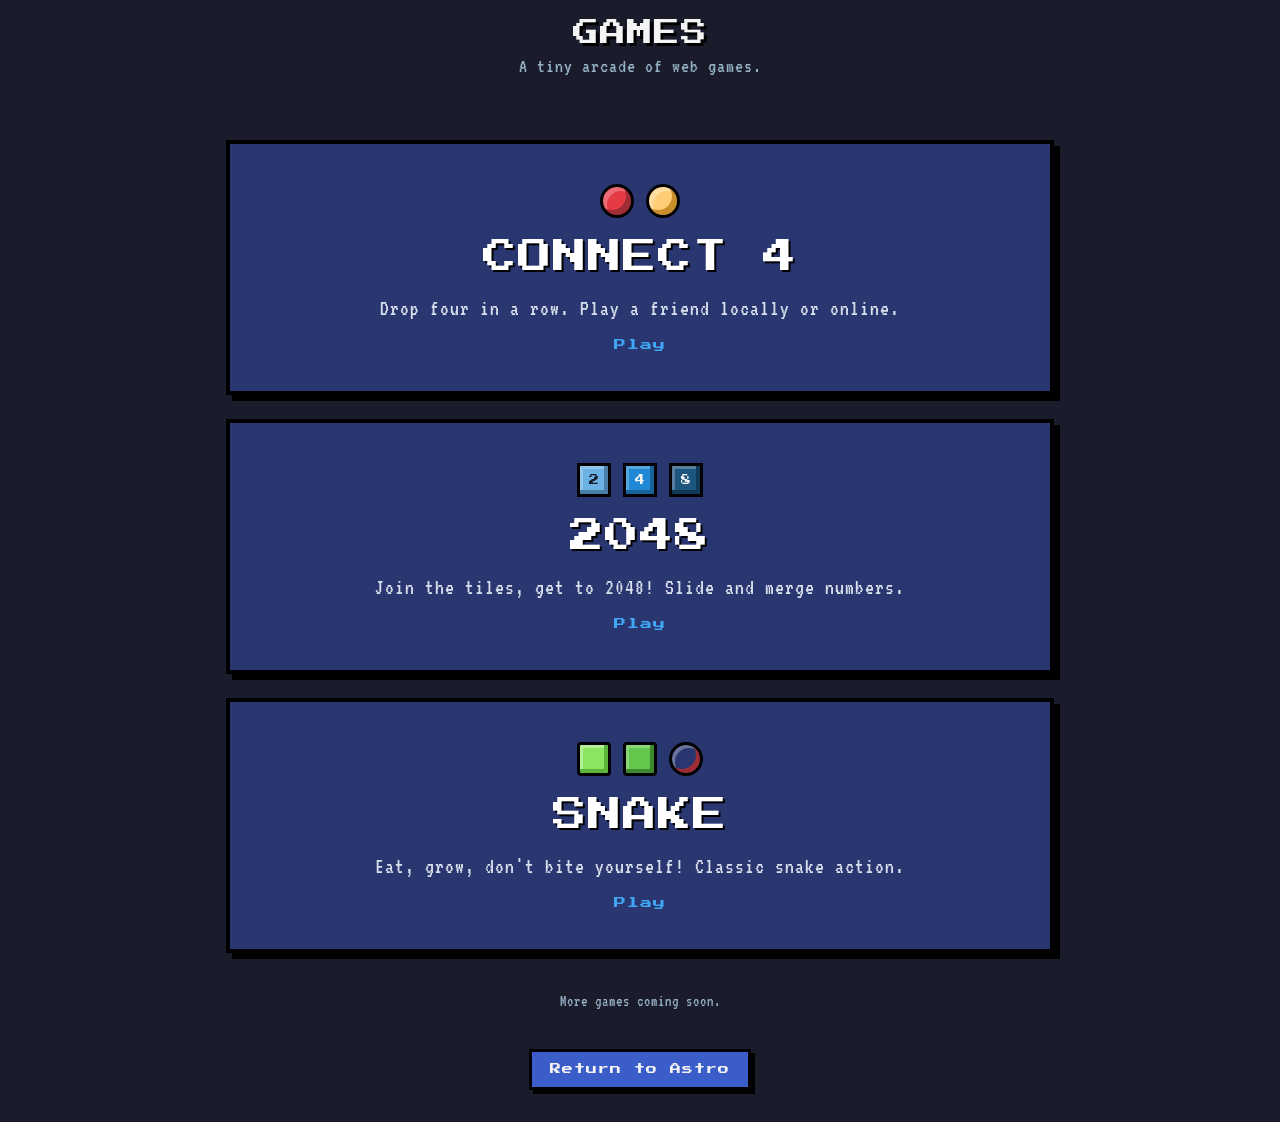
<file: index.html>
<!DOCTYPE html>
<html lang="en">
  <head>
    <meta charset="UTF-8" />
    <meta name="viewport" content="width=device-width, initial-scale=1.0" />
    <title>Games</title>
    <link rel="preconnect" href="https://fonts.googleapis.com" />
    <link rel="preconnect" href="https://fonts.gstatic.com" crossorigin />
    <link
      href="https://fonts.googleapis.com/css2?family=Press+Start+2P&family=VT323&display=swap"
      rel="stylesheet"
    />
    <link rel="stylesheet" href="/css/style.css" />
  </head>
  <body>
    <header class="site-header">
      <h1 class="title">Games</h1>
      <p class="subtitle">A tiny arcade of web games.</p>
    </header>

    <main class="container">
      <div class="games-grid">
        <a class="game-card" href="/connect-4/">
          <span class="game-chips" aria-hidden="true">
            <span class="chip chip-red"></span>
            <span class="chip chip-yellow"></span>
          </span>
          <span class="game-title">Connect 4</span>
          <span class="game-desc">Drop four in a row. Play a friend locally or online.</span>
          <span class="game-play">Play</span>
        </a>
        <a class="game-card" href="/2048/">
          <span class="game-chips" aria-hidden="true">
            <span class="chip-tile chip-2">2</span>
            <span class="chip-tile chip-4">4</span>
            <span class="chip-tile chip-8">8</span>
          </span>
          <span class="game-title">2048</span>
          <span class="game-desc">Join the tiles, get to 2048! Slide and merge numbers.</span>
          <span class="game-play">Play</span>
        </a>
        <a class="game-card" href="/snake/">
          <span class="game-chips" aria-hidden="true">
            <span class="chip-snake chip-snake-head"></span>
            <span class="chip-snake"></span>
            <span class="chip chip-food"></span>
          </span>
          <span class="game-title">Snake</span>
          <span class="game-desc">Eat, grow, don't bite yourself! Classic snake action.</span>
          <span class="game-play">Play</span>
        </a>
      </div>

      <p class="hub-note">More games coming soon.</p>
      <a class="return-astro" href="https://equipo10.tail7a2703.ts.net:10000/">
        Return to Astro
      </a>
    </main>
  </body>
</html>
</file>
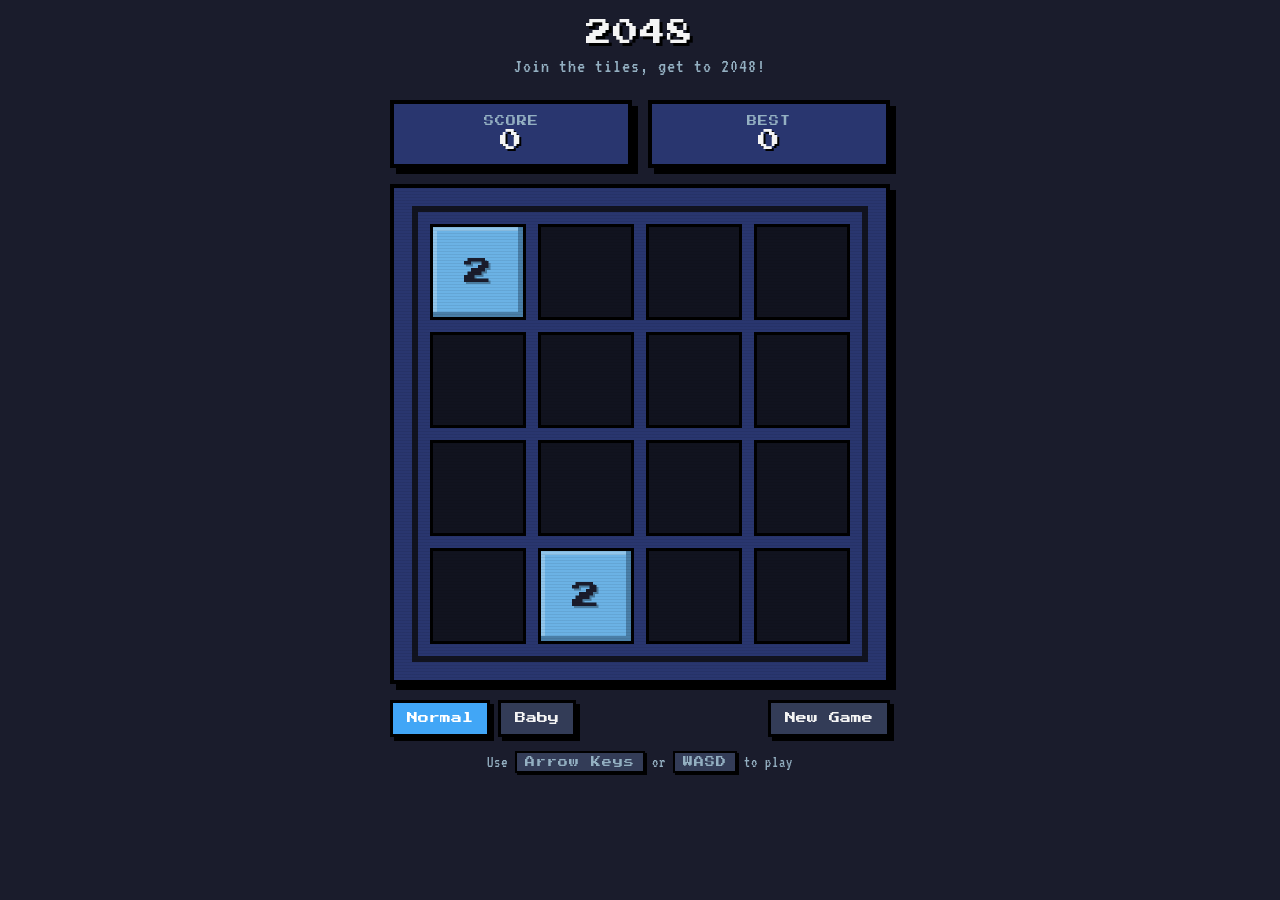
<file: 2048/index.html>
<!DOCTYPE html>
<html lang="en">
  <head>
    <meta charset="UTF-8" />
    <meta name="viewport" content="width=device-width, initial-scale=1.0" />
    <title>2048</title>
    <link rel="preconnect" href="https://fonts.googleapis.com" />
    <link rel="preconnect" href="https://fonts.gstatic.com" crossorigin />
    <link
      href="https://fonts.googleapis.com/css2?family=Press+Start+2P&family=VT323&display=swap"
      rel="stylesheet"
    />
    <link rel="stylesheet" href="css/styles.css?v=20260831f" />
  </head>
  <body>
    <header class="site-header">
      <h1 class="title"><a class="title-link" href="/">2048</a></h1>
      <p class="subtitle">Join the tiles, get to 2048!</p>
    </header>

    <main class="container">
      <div class="score-bar">
        <div class="score-box">
          <span class="score-label">Score</span>
          <span class="score-value" id="current-score">0</span>
        </div>
        <div class="score-box">
          <span class="score-label">Best</span>
          <span class="score-value" id="best-score">0</span>
        </div>
      </div>

      <div class="board-wrap">
        <div class="board" id="board"></div>
        <div class="game-message" id="game-message">
          <p id="message-text"></p>
          <div class="message-buttons">
            <button class="btn btn-primary" id="retry-btn">Try again</button>
            <button class="btn btn-primary hidden" id="keep-playing-btn">Keep going</button>
          </div>
        </div>
      </div>

      <div class="game-bar">
        <div class="mode-pick" role="group" aria-label="Difficulty mode">
          <button class="btn btn-pick active" data-mode="normal">Normal</button>
          <button class="btn btn-pick" data-mode="baby">Baby</button>
        </div>
        <button class="btn btn-ghost" id="new-game-btn">New Game</button>
      </div>

      <p class="hint controls-hint">Use <span class="key-hint">Arrow Keys</span> or <span class="key-hint">WASD</span> to play</p>
    </main>

    <script src="js/app.js?v=20260831d"></script>
  </body>
</html>
</file>
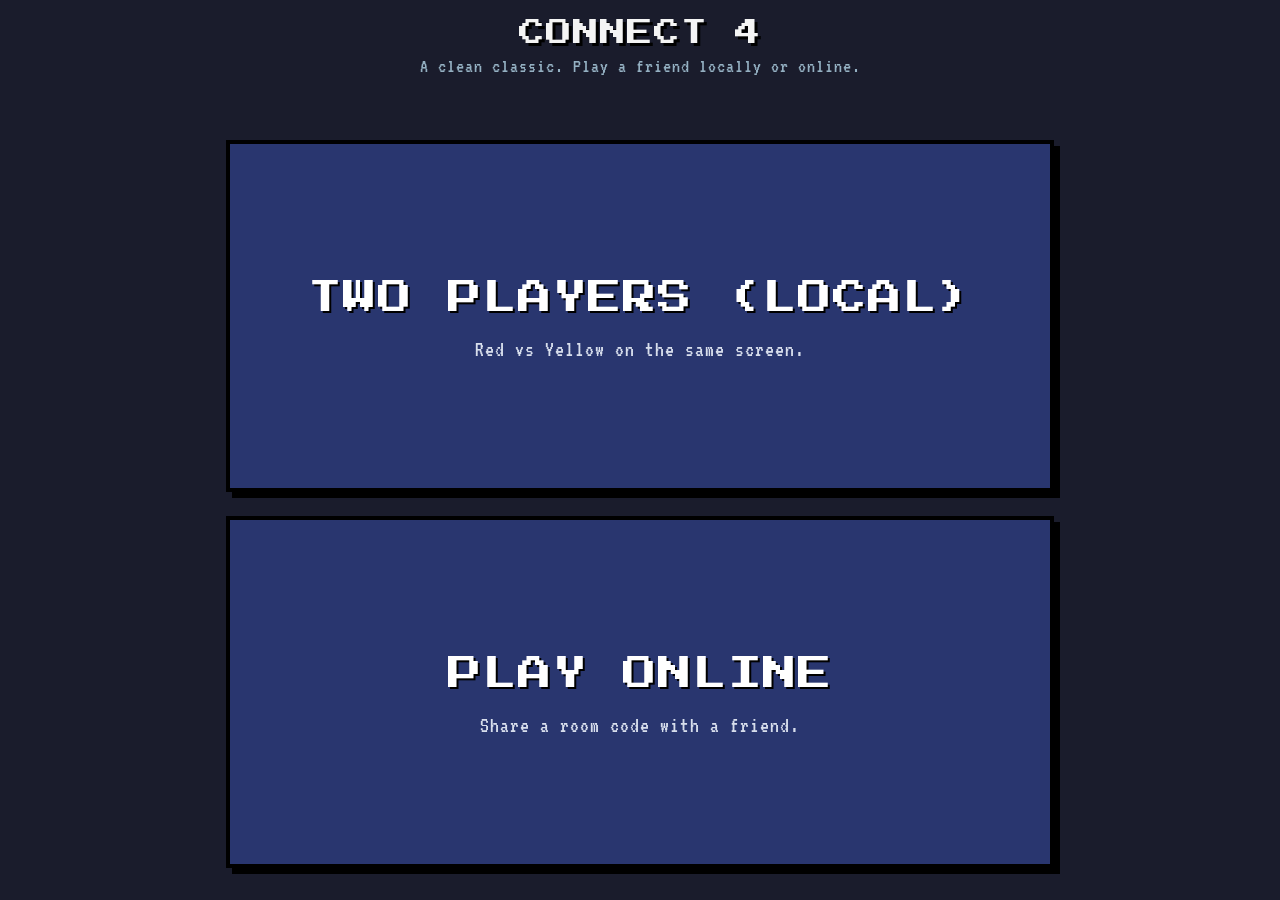
<file: connect-4/index.html>
<!DOCTYPE html>
<html lang="en">
  <head>
    <meta charset="UTF-8" />
    <meta name="viewport" content="width=device-width, initial-scale=1.0" />
    <title>Connect 4</title>
    <link rel="preconnect" href="https://fonts.googleapis.com" />
    <link rel="preconnect" href="https://fonts.gstatic.com" crossorigin />
    <link
      href="https://fonts.googleapis.com/css2?family=Press+Start+2P&family=VT323&display=swap"
      rel="stylesheet"
    />
    <link rel="stylesheet" href="css/style.css?v=20260831b" />
  </head>
  <body>
    <header class="site-header">
      <h1 class="title"><a class="title-link" href="/">Connect&nbsp;4</a></h1>
      <p class="subtitle">A clean classic. Play a friend locally or online.</p>
    </header>

    <main class="container">
      <!-- ===== MENU ===== -->
      <section id="menu-view" class="view">
        <div class="menu-grid">
          <button class="menu-card" data-action="open-local">
            <span class="menu-card-title">Two players (local)</span>
            <span class="menu-card-desc">Red vs Yellow on the same screen.</span>
          </button>
          <button class="menu-card" data-action="open-online">
            <span class="menu-card-title">Play online</span>
            <span class="menu-card-desc">Share a room code with a friend.</span>
          </button>
        </div>
      </section>

      <!-- ===== LOCAL GAME ===== -->
      <section id="local-view" class="view hidden">
        <div class="game-bar">
          <button class="btn btn-ghost" data-action="back-menu">Menu</button>
          <div class="color-pick">
            <button class="btn btn-pick is-red active" data-action="pick-red">Red</button>
            <button class="btn btn-pick is-yellow" data-action="pick-yellow">Yellow</button>
          </div>
          <button class="btn btn-ghost" data-action="restart">Restart</button>
        </div>

        <div class="board-wrap">
          <div class="board" id="local-board"></div>
        </div>

        <p class="status" id="local-status">Red's turn</p>
      </section>

      <!-- ===== ONLINE GAME ===== -->
      <section id="online-view" class="view hidden">
        <div class="game-bar">
          <button class="btn btn-ghost" data-action="back-menu">Menu</button>
          <button class="btn btn-ghost hidden" data-action="online-leave">Leave room</button>
        </div>

        <div id="online-lobby" class="lobby">
          <div class="lobby-card">
            <h2>Create a room</h2>
            <div class="seg" role="group" aria-label="Room visibility">
              <button type="button" class="btn seg-btn" data-room-type="public" aria-pressed="true">Public</button>
              <button type="button" class="btn seg-btn" data-room-type="private" aria-pressed="false">Private</button>
            </div>
            <button class="btn btn-primary" data-action="online-create">Create room</button>
            <p class="hint">Public rooms appear in the list below. Private rooms are joinable only with the code.</p>
          </div>

          <div class="lobby-card">
            <h2>Public rooms</h2>
            <ul id="public-rooms" class="room-list"></ul>
            <p id="public-rooms-empty" class="hint">No public rooms open right now.</p>
          </div>

          <div class="lobby-card">
            <h2>Join with code</h2>
            <div class="join-row">
              <input id="room-code" type="text" placeholder="Room code" maxlength="8" />
              <button class="btn btn-primary" data-action="online-join">Join</button>
            </div>
          </div>
        </div>

        <div id="online-game" class="hidden">
          <p class="room-line">Room: <span id="online-room-id" class="room-code"></span></p>
          <div class="board-wrap">
            <div class="board" id="online-board"></div>
          </div>
          <p class="status" id="online-status">Waiting for players…</p>
        </div>
      </section>
    </main>

    <script src="js/board.js?v=20260831b"></script>
    <script src="js/ui.js?v=20260831b"></script>
    <script src="js/local.js?v=20260831b"></script>
    <script src="js/multiplayer.js?v=20260831b"></script>
  </body>
</html>
</file>
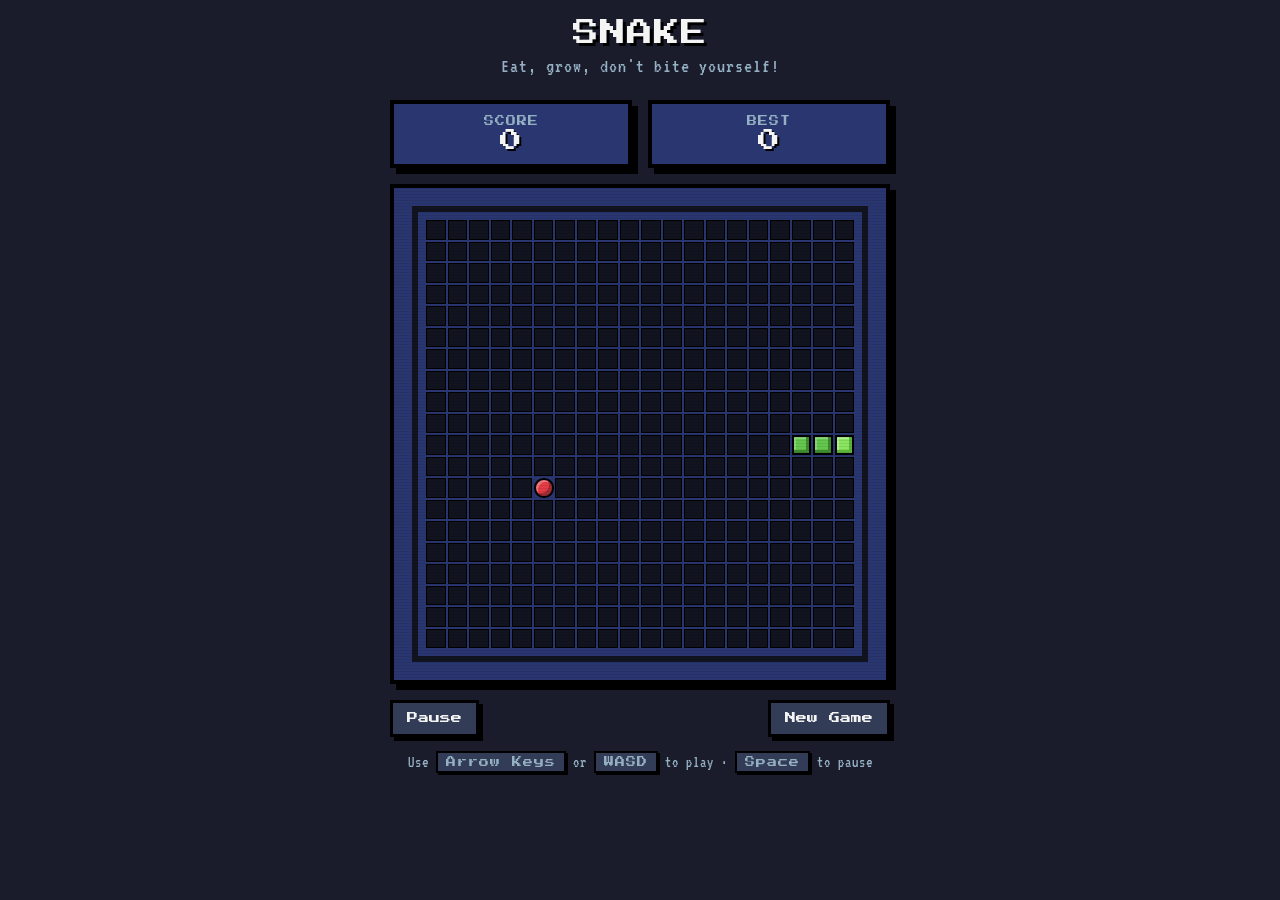
<file: snake/index.html>
<!DOCTYPE html>
<html lang="en">
  <head>
    <meta charset="UTF-8" />
    <meta name="viewport" content="width=device-width, initial-scale=1.0" />
    <title>Snake</title>
    <link rel="preconnect" href="https://fonts.googleapis.com" />
    <link rel="preconnect" href="https://fonts.gstatic.com" crossorigin />
    <link
      href="https://fonts.googleapis.com/css2?family=Press+Start+2P&family=VT323&display=swap"
      rel="stylesheet"
    />
    <link rel="stylesheet" href="css/styles.css?v=20260901b" />
  </head>
  <body>
    <header class="site-header">
      <h1 class="title"><a class="title-link" href="/">Snake</a></h1>
      <p class="subtitle">Eat, grow, don't bite yourself!</p>
    </header>

    <main class="container">
      <div class="score-bar">
        <div class="score-box">
          <span class="score-label">Score</span>
          <span class="score-value" id="current-score">0</span>
        </div>
        <div class="score-box">
          <span class="score-label">Best</span>
          <span class="score-value" id="best-score">0</span>
        </div>
      </div>

      <div class="board-wrap">
        <div class="board" id="board"></div>
        <div class="game-message" id="game-message">
          <p id="message-text"></p>
          <div class="message-buttons">
            <button class="btn btn-primary" id="retry-btn">Try again</button>
          </div>
        </div>
      </div>

      <div class="game-bar">
        <button class="btn btn-ghost" id="pause-btn">Pause</button>
        <button class="btn btn-ghost" id="new-game-btn">New Game</button>
      </div>

      <p class="hint controls-hint">
        Use <span class="key-hint">Arrow Keys</span> or <span class="key-hint">WASD</span> to play
        &middot; <span class="key-hint">Space</span> to pause
      </p>
    </main>

    <script src="js/app.js?v=20260901e"></script>
  </body>
</html>
</file>
<file: css/style.css>
/* ===== Theme (pixel art) — shared with the games ===== */
:root {
  --bg: #1a1c2c;
  --panel: #29366f;
  --panel-2: #333c57;
  --border: #0b0b14;
  --ink: #f4f4f4;
  --muted: #94b0c2;
  --accent: #41a6f6;
  --accent-dark: #3b5dc9;
  --red: #e43b44;
  --yellow: #ffcd75;
  --radius: 0px;
  --font-pixel: "Press Start 2P", "Courier New", monospace;
  --font-term: "VT323", "Courier New", monospace;
  --pixel-shadow: 4px 4px 0 #000;
  --pixel-shadow-lg: 6px 6px 0 #000;
}

* {
  box-sizing: border-box;
}

html,
body {
  margin: 0;
  padding: 0;
}

body {
  font-family: var(--font-term);
  background: var(--bg);
  color: var(--ink);
  display: flex;
  flex-direction: column;
  align-items: center;
  min-height: 100dvh;
  padding-bottom: 16px;
  image-rendering: pixelated;
}

/* ===== Header ===== */
.site-header {
  text-align: center;
  padding: 20px 16px 8px;
}

.title {
  margin: 0;
  font-family: var(--font-pixel);
  font-size: clamp(18px, 4vw, 26px);
  letter-spacing: 1px;
  font-weight: 400;
  text-transform: uppercase;
  color: var(--ink);
  text-shadow: 3px 3px 0 #000;
}

.subtitle {
  margin: 10px 0 0;
  color: var(--muted);
  font-size: 20px;
  letter-spacing: 1px;
}

/* ===== Layout ===== */
.container {
  width: 100%;
  max-width: 860px;
  padding: 16px;
  flex: 1;
  display: flex;
  flex-direction: column;
}

/* ===== Game cards (one per game) ===== */
.games-grid {
  display: grid;
  grid-template-columns: 1fr;
  gap: 24px;
  margin-top: 40px;
}

.game-card {
  display: flex;
  flex-direction: column;
  align-items: center;
  justify-content: center;
  gap: 14px;
  text-align: center;
  text-decoration: none;
  background: var(--panel);
  border: 4px solid #000;
  border-radius: var(--radius);
  box-shadow: var(--pixel-shadow-lg);
  padding: 40px 28px;
  cursor: pointer;
  transition: transform 0.08s steps(2), box-shadow 0.08s steps(2);
}

.game-card:hover {
  transform: translate(-2px, -2px);
  box-shadow: 8px 8px 0 #000;
}

.game-card:active {
  transform: translate(4px, 4px);
  box-shadow: 2px 2px 0 #000;
}

/* Signature chips per game (red/yellow for Connect 4). */
.game-chips {
  display: flex;
  gap: 12px;
}

.chip {
  width: 34px;
  height: 34px;
  border-radius: 50%;
  border: 3px solid #000;
}

.chip-red {
  background: var(--red);
  box-shadow: inset -5px -5px 0 #a02c34, inset 4px 4px 0 rgba(255, 255, 255, 0.25);
}

.chip-yellow {
  background: var(--yellow);
  box-shadow: inset -5px -5px 0 #c98f2b, inset 4px 4px 0 rgba(255, 255, 255, 0.3);
}

/* Signature tiles for 2048 */
.chip-tile {
  width: 34px;
  height: 34px;
  border-radius: 0;
  border: 3px solid #000;
  display: flex;
  align-items: center;
  justify-content: center;
  font-family: "Press Start 2P", "Courier New", monospace;
  font-size: 10px;
  font-weight: 400;
}

.chip-tile.chip-2 {
  background: #6bb2e5;
  color: #1a1c2c;
  box-shadow: inset -4px -4px 0 #4a7fa8, inset 3px 3px 0 rgba(255, 255, 255, 0.25);
}

.chip-tile.chip-4 {
  background: #2089d5;
  color: #f4f4f4;
  box-shadow: inset -4px -4px 0 #16629b, inset 3px 3px 0 rgba(255, 255, 255, 0.25);
}

.chip-tile.chip-8 {
  background: #1c557d;
  color: #f4f4f4;
  box-shadow: inset -4px -4px 0 #123a58, inset 3px 3px 0 rgba(255, 255, 255, 0.25);
}

/* Signature chips for Snake (green segments + red food). */
.chip-snake {
  width: 34px;
  height: 34px;
  border-radius: 4px;
  border: 3px solid #000;
  background: #63c74d;
  box-shadow: inset -4px -4px 0 #3d8a2e, inset 3px 3px 0 rgba(255, 255, 255, 0.25);
}

.chip-snake-head {
  background: #8ae55f;
  box-shadow: inset -4px -4px 0 #5cb43a, inset 3px 3px 0 rgba(255, 255, 255, 0.35);
}

.chip-food {
  box-shadow: inset -4px -4px 0 #a02c34, inset 3px 3px 0 rgba(255, 255, 255, 0.3);
}

.game-title {
  font-family: var(--font-pixel);
  font-size: clamp(16px, 5vw, 34px);
  font-weight: 400;
  text-transform: uppercase;
  letter-spacing: 1px;
  color: #ffffff;
  text-shadow: 2px 2px 0 #000;
  line-height: 1.5;
}

.game-desc {
  font-family: var(--font-term);
  font-size: 22px;
  color: #d7deec;
  text-align: center;
  letter-spacing: 1px;
}

.game-play {
  font-family: var(--font-pixel);
  font-size: 12px;
  letter-spacing: 1px;
  color: var(--accent);
  margin-top: 6px;
}

.game-play:hover {
  color: #ffffff;
}

/* ===== Footer note ===== */
.hub-note {
  margin-top: 40px;
  text-align: center;
  font-family: var(--font-term);
  font-size: 16px;
  letter-spacing: 1px;
  color: var(--muted);
}

.return-astro {
  align-self: center;
  margin-top: 24px;
  padding: 12px 18px;
  border: 3px solid #000;
  background: var(--accent-dark);
  box-shadow: var(--pixel-shadow);
  color: var(--ink);
  font-family: var(--font-pixel);
  font-size: 11px;
  letter-spacing: 1px;
  text-align: center;
  text-decoration: none;
  transition: transform 0.08s steps(2), box-shadow 0.08s steps(2);
}

.return-astro:hover {
  transform: translate(-2px, -2px);
  box-shadow: 6px 6px 0 #000;
}

.return-astro:active {
  transform: translate(3px, 3px);
  box-shadow: 1px 1px 0 #000;
}

/* ===== Responsive ===== */
@media (max-width: 520px) {
  .game-card {
    padding: 22px 18px;
  }
  .title {
    font-size: 16px;
  }
}
</file>
<file: 2048/css/styles.css>
/* ===== Theme (pixel art) — matches connect-4 ===== */
:root {
  --bg: #1a1c2c;
  --panel: #29366f;
  --panel-2: #333c57;
  --border: #0b0b14;
  --ink: #f4f4f4;
  --muted: #94b0c2;
  --accent: #41a6f6;
  --accent-dark: #3b5dc9;
  --radius: 0px;
  --font-pixel: "Press Start 2P", "Courier New", monospace;
  --font-term: "VT323", "Courier New", monospace;
  --pixel-shadow: 4px 4px 0 #000;
  --pixel-shadow-lg: 6px 6px 0 #000;

  /* 2048 tile colors */
  --tile-2: #6bb2e5;
  --tile-2-dark: #4a7fa8;
  --tile-2-text: #1a1c2c;
  --tile-4: #2089d5;
  --tile-4-dark: #16629b;
  --tile-4-text: #f4f4f4;
  --tile-8: #1c557d;
  --tile-8-dark: #123a58;
  --tile-8-text: #f4f4f4;
  --tile-16: #ffd93d;
  --tile-16-dark: #b8982a;
  --tile-16-text: #1a1c2c;
  --tile-32: #ffc300;
  --tile-32-dark: #b38900;
  --tile-32-text: #1a1c2c;
  --tile-64: #ff9900;
  --tile-64-dark: #b36b00;
  --tile-64-text: #1a1c2c;
  --tile-128: #ff6b00;
  --tile-128-dark: #b34b00;
  --tile-128-text: #1a1c2c;
  --tile-256: #f53d2e;
  --tile-256-dark: #ad2a20;
  --tile-256-text: #f4f4f4;
  --tile-512: #d91e18;
  --tile-512-dark: #981511;
  --tile-512-text: #f4f4f4;
  --tile-1024: #a80f0a;
  --tile-1024-dark: #760a07;
  --tile-1024-text: #f4f4f4;
  --tile-2048: #6e0b05;
  --tile-2048-dark: #4c0804;
  --tile-2048-text: #f4f4f4;
  --tile-super: #ffcd75;
  --tile-super-dark: #c98f2b;
  --tile-super-text: #1a1c2c;

  /* Board material — same retro language as connect-4. */
  --board-frame: #11131f;
  --cell-empty: #11131f;
}

* {
  box-sizing: border-box;
}

html,
body {
  margin: 0;
  padding: 0;
  /* Kill pull-to-refresh while letting normal scrolling work.
     Must be on html too: when content overflows, html is the real
     scrolling element and body-only rules don't stop the refresh. */
  overscroll-behavior-y: none;
}

body {
  font-family: var(--font-term);
  background: var(--bg);
  color: var(--ink);
  display: flex;
  flex-direction: column;
  align-items: center;
  min-height: 100dvh;
  padding-bottom: 16px;
  image-rendering: pixelated;
  /* Prevent pull-to-refresh / rubber-band overscroll on touch devices. */
  overscroll-behavior-y: none;
  touch-action: manipulation;
}

/* ===== Header ===== */
.site-header {
  text-align: center;
  padding: 20px 16px 8px;
}

.title {
  margin: 0;
  font-family: var(--font-pixel);
  font-size: clamp(18px, 4vw, 26px);
  letter-spacing: 1px;
  font-weight: 400;
  text-transform: uppercase;
  color: var(--ink);
  text-shadow: 3px 3px 0 #000;
}

/* The title is a link back to the games hub — keep the exact title look. */
.title-link {
  color: inherit;
  text-decoration: none;
}

.subtitle {
  margin: 10px 0 0;
  color: var(--muted);
  font-size: 20px;
  letter-spacing: 1px;
}

/* ===== Layout ===== */
.container {
  width: 100%;
  max-width: 860px;
  padding: 16px;
  flex: 1;
  display: flex;
  flex-direction: column;
  align-items: center;
}

/* ===== Score Bar ===== */
.score-bar {
  display: flex;
  gap: 16px;
  margin-bottom: 16px;
  width: 100%;
  max-width: 500px;
}

.score-box {
  flex: 1;
  background: var(--panel);
  border: 4px solid #000;
  border-radius: var(--radius);
  box-shadow: var(--pixel-shadow-lg);
  padding: 12px 16px;
  display: flex;
  flex-direction: column;
  align-items: center;
  gap: 4px;
}

.score-label {
  font-family: var(--font-pixel);
  font-size: 10px;
  text-transform: uppercase;
  letter-spacing: 1px;
  color: var(--muted);
}

.score-value {
  font-family: var(--font-pixel);
  font-size: clamp(16px, 4vw, 22px);
  color: var(--ink);
  text-shadow: 2px 2px 0 #000;
}

/* ===== Board ===== */
.board-wrap {
  position: relative;
  display: flex;
  flex-direction: column;
  align-items: center;
  background: var(--panel);
  border: 4px solid #000;
  border-radius: var(--radius);
  box-shadow: var(--pixel-shadow-lg);
  padding: 18px;
  width: 100%;
  max-width: 500px;
}

/* Retro CRT scanlines over the board (purely visual, never blocks input). */
.board-wrap::after {
  content: "";
  position: absolute;
  inset: 0;
  background: repeating-linear-gradient(
    to bottom,
    rgba(0, 0, 0, 0.07) 0px,
    rgba(0, 0, 0, 0.07) 1px,
    transparent 1px,
    transparent 3px
  );
  pointer-events: none;
  z-index: 1000;
}

.board {
  display: grid;
  grid-template-columns: repeat(4, minmax(0, 1fr));
  grid-template-rows: repeat(4, minmax(0, 1fr));
  gap: 12px;
  background: var(--panel);
  border: 6px solid var(--board-frame);
  border-radius: var(--radius);
  padding: 12px;
  width: 100%;
  aspect-ratio: 1 / 1;
  position: relative;
  image-rendering: pixelated;
  /* Swipes on the board are game input only: the browser must never
     interpret them as scroll or pull-to-refresh. */
  touch-action: none;
}

/* Baby mode: 5x5 grid. Tracks use minmax(0, 1fr) like the 4x4 board so tile
   content (e.g. the wide "1024" text) can NEVER stretch the cells — squares
   always stay exactly the same size in both modes. Gap/padding are slimmer
   than 4x4 so the smaller cells get as much room as possible. */
.board-5 {
  grid-template-columns: repeat(5, minmax(0, 1fr));
  grid-template-rows: repeat(5, minmax(0, 1fr));
  gap: 8px;
  padding: 10px;
  border-width: 5px;
}

/* Baby mode board panel: larger than the 4x4 one (the .board-5 class lives on
   the inner .board, reached via :has) and with slimmer padding. */
.board-wrap:has(.board-5) {
  max-width: 644px; /* 15% bigger than the 560px board */
  padding: 14px;
}

/* ===== Tiles ===== */
/* Base tile = empty slot: dark cavity, like the holes in the connect-4 board. */
.tile {
  display: flex;
  align-items: center;
  justify-content: center;
  border-radius: var(--radius);
  border: 3px solid #000;
  background: var(--cell-empty);
  font-family: var(--font-pixel);
  font-size: clamp(14px, 3.5vw, 28px);
  font-weight: 400;
  text-shadow: 2px 2px 0 rgba(0, 0, 0, 0.3);
  transition: transform 0.12s steps(4);
  user-select: none;
  aspect-ratio: 1 / 1;
  /* Size container: lets the digit-count rules below scale the font to the
     tile's own width (cqw), so any number always fits its cell. */
  container-type: inline-size;
}

/* Digit-count font sizing (class added by app.js): min() picks the smaller of
   the viewport clamp and a cell-relative size (cqw), so the number always fits
   its tile. The pixel font runs slightly wider than 1em/char and casts a 2px
   shadow, so the cqw factors leave ~25% headroom (n chars ≈ n × cqw × 1.1). */
.tile.d1 {
  font-size: min(clamp(14px, 3.5vw, 28px), 55cqw);
}

.tile.d2 {
  font-size: min(clamp(14px, 3.5vw, 28px), 36cqw);
}

.tile.d3 {
  font-size: min(clamp(11px, 3.2vw, 26px), 24cqw);
}

.tile.d4 {
  font-size: min(clamp(9px, 2.6vw, 24px), 18cqw);
}

.tile.tile-new {
  animation: tile-appear 0.16s steps(4) forwards;
}

.tile.tile-merged {
  animation: tile-merge 0.22s steps(5) forwards;
  z-index: 10;
}

/* Filled tiles: solid pixel bevel, same formula as the connect-4 chips. */
.tile-2 {
  background: var(--tile-2);
  color: var(--tile-2-text);
  box-shadow: inset -5px -5px 0 var(--tile-2-dark),
    inset 4px 4px 0 rgba(255, 255, 255, 0.25);
}

.tile-4 {
  background: var(--tile-4);
  color: var(--tile-4-text);
  box-shadow: inset -5px -5px 0 var(--tile-4-dark),
    inset 4px 4px 0 rgba(255, 255, 255, 0.25);
}

.tile-8 {
  background: var(--tile-8);
  color: var(--tile-8-text);
  box-shadow: inset -5px -5px 0 var(--tile-8-dark),
    inset 4px 4px 0 rgba(255, 255, 255, 0.25);
}

.tile-16 {
  background: var(--tile-16);
  color: var(--tile-16-text);
  box-shadow: inset -5px -5px 0 var(--tile-16-dark),
    inset 4px 4px 0 rgba(255, 255, 255, 0.3);
}

.tile-32 {
  background: var(--tile-32);
  color: var(--tile-32-text);
  box-shadow: inset -5px -5px 0 var(--tile-32-dark),
    inset 4px 4px 0 rgba(255, 255, 255, 0.3);
}

.tile-64 {
  background: var(--tile-64);
  color: var(--tile-64-text);
  box-shadow: inset -5px -5px 0 var(--tile-64-dark),
    inset 4px 4px 0 rgba(255, 255, 255, 0.3);
}

.tile-128 {
  background: var(--tile-128);
  color: var(--tile-128-text);
  box-shadow: inset -5px -5px 0 var(--tile-128-dark),
    inset 4px 4px 0 rgba(255, 255, 255, 0.3);
}

.tile-256 {
  background: var(--tile-256);
  color: var(--tile-256-text);
  box-shadow: inset -5px -5px 0 var(--tile-256-dark),
    inset 4px 4px 0 rgba(255, 255, 255, 0.25);
}

.tile-512 {
  background: var(--tile-512);
  color: var(--tile-512-text);
  box-shadow: inset -5px -5px 0 var(--tile-512-dark),
    inset 4px 4px 0 rgba(255, 255, 255, 0.25);
}

.tile-1024 {
  background: var(--tile-1024);
  color: var(--tile-1024-text);
  box-shadow: inset -5px -5px 0 var(--tile-1024-dark),
    inset 4px 4px 0 rgba(255, 255, 255, 0.25);
}

.tile-2048 {
  background: var(--tile-2048);
  color: var(--tile-2048-text);
  box-shadow: inset -5px -5px 0 var(--tile-2048-dark),
    inset 4px 4px 0 rgba(255, 255, 255, 0.25);
  animation: tile-glow 1.5s ease-in-out infinite alternate;
}

.tile-super {
  background: var(--tile-super);
  color: var(--tile-super-text);
  box-shadow: inset -5px -5px 0 var(--tile-super-dark),
    inset 4px 4px 0 rgba(255, 255, 255, 0.3);
}

/* Tile animations */
@keyframes tile-appear {
  0% {
    transform: scale(0);
    opacity: 0;
  }
  50% {
    transform: scale(1.1);
  }
  100% {
    transform: scale(1);
    opacity: 1;
  }
}

@keyframes tile-pop {
  0% {
    transform: scale(1);
  }
  50% {
    transform: scale(1.15);
  }
  100% {
    transform: scale(1);
  }
}

/* Highlight for tiles that just merged: a big pulse + bright white flash so
   the player instantly sees which two tiles combined. Uses filter (not
   box-shadow) so each tile keeps its own solid pixel bevel while glowing. */
@keyframes tile-merge {
  0% {
    transform: scale(1);
    filter: drop-shadow(0 0 0 rgba(255, 255, 255, 0.9));
  }
  40% {
    transform: scale(1.25);
    filter: drop-shadow(0 0 12px rgba(255, 255, 255, 0.75));
  }
  100% {
    transform: scale(1);
    filter: drop-shadow(0 0 0 rgba(255, 255, 255, 0));
  }
}

@keyframes tile-glow {
  0% {
    box-shadow: inset -5px -5px 0 var(--tile-2048-dark),
      inset 4px 4px 0 rgba(255, 255, 255, 0.25),
      0 0 10px rgba(255, 205, 117, 0.5);
  }
  100% {
    box-shadow: inset -5px -5px 0 var(--tile-2048-dark),
      inset 4px 4px 0 rgba(255, 255, 255, 0.25),
      0 0 20px rgba(255, 205, 117, 0.8);
  }
}

/* ===== Minecraft-style merge particles ===== */
/* Small squares in the merged tile's color that burst outward, fall with
   gravity and vanish — like breaking a block. Direction/distance come from
   --dx/--dy1/--dy2 set per particle in JS; steps() keeps the motion chunky. */
.particle {
  position: absolute;
  border: 2px solid #000;
  z-index: 1001; /* above the CRT scanline overlay */
  pointer-events: none;
  image-rendering: pixelated;
  animation: particle-burst 0.45s steps(5, end) forwards;
}

@keyframes particle-burst {
  0% {
    transform: translate(0, 0) scale(1);
    opacity: 1;
  }
  55% {
    transform: translate(calc(var(--dx) * 0.7), var(--dy1)) scale(1);
    opacity: 1;
  }
  100% {
    transform: translate(var(--dx), var(--dy2)) scale(0.7);
    opacity: 0;
  }
}

/* ===== Game Message Overlay ===== */
.game-message {
  display: none;
  position: absolute;
  top: 0;
  left: 0;
  right: 0;
  bottom: 0;
  background: rgba(26, 28, 44, 0.85);
  border: 6px solid #000;
  border-radius: var(--radius);
  z-index: 100;
  flex-direction: column;
  align-items: center;
  justify-content: center;
  gap: 20px;
  animation: fade-in 0.15s steps(2) forwards;
}

.game-message.active {
  display: flex;
}

@keyframes fade-in {
  from {
    opacity: 0;
  }
  to {
    opacity: 1;
  }
}

.game-message p {
  font-family: var(--font-pixel);
  font-size: clamp(18px, 4vw, 28px);
  color: var(--ink);
  text-shadow: 3px 3px 0 #000;
  text-align: center;
  margin: 0;
}

.message-buttons {
  display: flex;
  gap: 12px;
  flex-wrap: wrap;
  justify-content: center;
}

/* ===== Game Bar ===== */
.game-bar {
  display: flex;
  align-items: center;
  justify-content: space-between;
  gap: 12px;
  flex-wrap: wrap;
  margin-top: 16px;
  width: 100%;
  max-width: 500px;
}

.hint {
  font-family: var(--font-term);
  font-size: 16px;
  color: var(--muted);
  letter-spacing: 1px;
  margin: 0;
}

.key-hint {
  font-family: var(--font-pixel);
  font-size: 10px;
  background: var(--panel-2);
  border: 2px solid #000;
  padding: 4px 8px;
  box-shadow: 2px 2px 0 #000;
  display: inline-block;
}

/* ===== Mode picker (Normal 4x4 / Baby 5x5) ===== */
.mode-pick {
  display: flex;
  gap: 8px;
}

.btn-pick {
  font-family: var(--font-pixel);
  font-size: 10px;
  border: 3px solid #000;
  border-radius: 0;
  background: var(--panel-2);
  color: var(--ink);
  padding: 8px 12px;
  cursor: pointer;
  box-shadow: 3px 3px 0 #000;
  transition: transform 0.08s steps(2), box-shadow 0.08s steps(2);
}

.btn-pick:active {
  transform: translate(3px, 3px);
  box-shadow: 0 0 0 #000;
}

.btn-pick.active {
  background: var(--accent);
  color: #fff;
}

.controls-hint {
  text-align: center;
  margin: 14px 0 0;
  width: 100%;
  max-width: 500px;
}

/* ===== Buttons ===== */
.btn {
  font-family: var(--font-pixel);
  font-size: 11px;
  border: 3px solid #000;
  border-radius: 0;
  padding: 10px 14px;
  font-weight: 400;
  cursor: pointer;
  box-shadow: var(--pixel-shadow);
  transition: transform 0.08s steps(2), box-shadow 0.08s steps(2),
    background 0.08s steps(2);
}

.btn:hover {
  background: #283252;
}

.btn:active {
  transform: translate(4px, 4px);
  box-shadow: 0 0 0 #000;
}

.btn-ghost {
  background: var(--panel-2);
  color: var(--ink);
}

.btn-primary {
  background: var(--accent);
  color: #fff;
}

.btn-primary:hover {
  background: var(--accent-dark);
}

.hidden {
  display: none !important;
}

/* ===== Bottom Link ===== */
.bottom-link {
  display: flex;
  justify-content: center;
  margin-top: 32px;
}

.bottom-link a {
  text-decoration: none;
}

/* ===== Responsive ===== */
@media (max-width: 520px) {
  .board {
    gap: 8px;
    padding: 8px;
  }

  .tile {
    font-size: clamp(10px, 3vw, 18px);
    border-width: 2px;
  }

  .score-bar {
    gap: 10px;
  }

  .score-box {
    padding: 10px 12px;
  }

  .score-label {
    font-size: 8px;
  }

  .score-value {
    font-size: clamp(14px, 3.5vw, 18px);
  }

  .game-bar {
    flex-direction: column;
    gap: 10px;
  }

  .btn-pick {
    font-size: 8px;
    padding: 7px 10px;
  }

  .title {
    font-size: 16px;
  }

  .hint {
    font-size: 14px;
  }
}
</file>
<file: connect-4/css/style.css>
/* ===== Theme (pixel art) ===== */
:root {
  --bg: #1a1c2c;
  --panel: #29366f;
  --panel-2: #333c57;
  --border: #0b0b14;
  --ink: #f4f4f4;
  --muted: #94b0c2;
  --accent: #41a6f6;
  --accent-dark: #3b5dc9;
  --board-bg: #3b5dc9;
  --board-bg-dark: #29366f;
  --board-frame: #11131f;
  --red: #e43b44;
  --red-dark: #a02c34;
  --yellow: #ffcd75;
  --yellow-dark: #c98f2b;
  --cell-empty: #11131f;
  --radius: 0px;
  --font-pixel: "Press Start 2P", "Courier New", monospace;
  --font-term: "VT323", "Courier New", monospace;
  --pixel-shadow: 4px 4px 0 #000;
  --pixel-shadow-lg: 6px 6px 0 #000;
}

* {
  box-sizing: border-box;
}

html,
body {
  margin: 0;
  padding: 0;
  /* Kill pull-to-refresh (accidental reloads wipe games) while letting
     normal scrolling work. Must be on html too: when content overflows,
     html is the real scrolling element. */
  overscroll-behavior-y: none;
}

body {
  font-family: var(--font-term);
  background: var(--bg);
  color: var(--ink);
  display: flex;
  flex-direction: column;
  align-items: center;
  min-height: 100dvh;
  padding-bottom: 16px;
  image-rendering: pixelated;
}

/* ===== Header ===== */
.site-header {
  text-align: center;
  padding: 20px 16px 8px;
}

.title {
  margin: 0;
  font-family: var(--font-pixel);
  font-size: clamp(18px, 4vw, 26px);
  letter-spacing: 1px;
  font-weight: 400;
  text-transform: uppercase;
  color: var(--ink);
  text-shadow: 3px 3px 0 #000;
}

/* The title is a link back to the games hub — keep the exact title look. */
.title-link {
  color: inherit;
  text-decoration: none;
}

.subtitle {
  margin: 10px 0 0;
  color: var(--muted);
  font-size: 20px;
  letter-spacing: 1px;
}

/* ===== Layout ===== */
.container {
  width: 100%;
  max-width: 860px;
  padding: 16px;
  flex: 1;
  display: flex;
  flex-direction: column;
}

.view.hidden,
.hidden {
  display: none !important;
}

/* ===== Menu (stacked, big, fills the window height) ===== */
#menu-view {
  display: flex;
  flex-direction: column;
  flex: 1;
}

.menu-grid {
  display: grid;
  grid-template-columns: 1fr;
  grid-auto-rows: 1fr;
  gap: 24px;
  margin-top: 40px;
  flex: 1;
}

.menu-card {
  background: var(--panel);
  border: 4px solid #000;
  border-radius: var(--radius);
  box-shadow: var(--pixel-shadow-lg);
  padding: 48px 28px;
  text-align: center;
  cursor: pointer;
  transition: transform 0.08s steps(2), box-shadow 0.08s steps(2);
  display: flex;
  flex-direction: column;
  align-items: center;
  gap: 14px;
  min-height: 0;
  justify-content: center;
}

.menu-card:hover {
  transform: translate(-2px, -2px);
  box-shadow: 8px 8px 0 #000;
}

.menu-card:active {
  transform: translate(4px, 4px);
  box-shadow: 2px 2px 0 #000;
}

.menu-card-title {
  font-family: var(--font-pixel);
  font-size: clamp(16px, 5vw, 34px);
  font-weight: 400;
  text-transform: uppercase;
  letter-spacing: 1px;
  color: #ffffff;
  text-shadow: 2px 2px 0 #000;
  line-height: 1.5;
}

.menu-card-desc {
  font-family: var(--font-term);
  font-size: 22px;
  color: #d7deec;
  text-align: center;
  letter-spacing: 1px;
}

/* ===== Game bar ===== */
.game-bar {
  display: flex;
  align-items: center;
  gap: 12px;
  flex-wrap: wrap;
  margin-bottom: 16px;
}

/* Push the online "Leave room" button to the far right. */
#online-view [data-action="online-leave"] {
  margin-left: auto;
}

/* Local game bar: Menu on the left, centered color picker, Restart on the right. */
#local-view .game-bar {
  justify-content: space-between;
}

/* Local "Play as" color picker (segmented control). */
.color-pick {
  display: flex;
  align-items: center;
  gap: 8px;
  font-family: var(--font-pixel);
  font-size: 10px;
  color: var(--muted);
}

.btn-pick {
  font-family: var(--font-pixel);
  font-size: 10px;
  border: 3px solid #000;
  background: var(--panel-2);
  color: var(--ink);
  padding: 8px 14px;
  border-radius: 0;
  cursor: pointer;
  box-shadow: 3px 3px 0 #000;
  transition: transform 0.08s steps(2), box-shadow 0.08s steps(2);
}

.btn-pick:active {
  transform: translate(3px, 3px);
  box-shadow: 0 0 0 #000;
}

.btn-pick.is-red.active {
  background: var(--red);
  border-color: #000;
  color: #fff;
}

.btn-pick.is-yellow.active {
  background: var(--yellow);
  border-color: #000;
  color: #1a1a1a;
}

.mode-controls {
  display: flex;
  align-items: center;
  gap: 8px;
  margin-left: auto;
  font-size: 14px;
  color: var(--muted);
  flex-wrap: wrap;
}

.mode-controls select {
  padding: 8px 10px;
  border-radius: 0;
  border: 3px solid #000;
  background: var(--panel-2);
  color: var(--ink);
  font-family: var(--font-term);
}

/* ===== Buttons ===== */
.btn {
  font-family: var(--font-pixel);
  font-size: 11px;
  border: 3px solid #000;
  border-radius: 0;
  padding: 10px 14px;
  font-weight: 400;
  cursor: pointer;
  box-shadow: var(--pixel-shadow);
  transition: transform 0.08s steps(2), box-shadow 0.08s steps(2),
    background 0.08s steps(2);
}

.btn:hover {
  background: #283252;
}

.btn:active {
  transform: translate(4px, 4px);
  box-shadow: 0 0 0 #000;
}

.btn-ghost {
  background: var(--panel-2);
  color: var(--ink);
}

.btn-primary {
  background: var(--accent);
  color: #fff;
}

.btn-primary:hover {
  background: var(--accent-dark);
}

/* ===== Board ===== */
.board-wrap {
  position: relative; /* anchor for the scanline overlay */
  display: flex;
  flex-direction: column;
  align-items: center;
  background: var(--panel);
  border: 4px solid #000;
  border-radius: var(--radius);
  box-shadow: var(--pixel-shadow-lg);
  padding: 18px;
  width: 100%;
}

/* Retro CRT scanlines over the board (same as the 2048 board). */
.board-wrap::after {
  content: "";
  position: absolute;
  inset: 0;
  background: repeating-linear-gradient(
    to bottom,
    rgba(0, 0, 0, 0.07) 0px,
    rgba(0, 0, 0, 0.07) 1px,
    transparent 1px,
    transparent 3px
  );
  pointer-events: none;
  z-index: 1000;
}

.board {
  position: relative; /* anchor for layers */
  display: grid;
  grid-template-columns: repeat(7, 1fr);
  gap: 0; /* tile the front mask into a solid blue board with holes */
  background: var(--board-bg); /* solid color, no gradient */
  border: 6px solid var(--board-frame); /* classic framed board */
  border-radius: 0;
  padding: 16px; /* MUST stay in sync with .board-back inset below */
  width: 100%;
  max-width: 730px;
  image-rendering: pixelated;
}

/* Back layer: the dark empty-hole cavity, behind the cells. */
.board-back {
  position: absolute;
  top: 16px;
  left: 16px;
  right: 16px;
  bottom: 16px;
  background: var(--cell-empty);
  border-radius: 0;
  z-index: 1;
  pointer-events: none;
}

/* Settled chips: absolutely positioned in JS at the exact cell center. */
.piece {
  position: absolute;
  box-sizing: border-box;
  border-radius: 50%;
  border: 3px solid #000;
  z-index: 1;
  image-rendering: pixelated;
}

.piece.red {
  background: var(--red);
  box-shadow: inset -5px -5px 0 var(--red-dark),
    inset 4px 4px 0 rgba(255, 255, 255, 0.25);
}

.piece.yellow {
  background: var(--yellow);
  box-shadow: inset -5px -5px 0 var(--yellow-dark),
    inset 4px 4px 0 rgba(255, 255, 255, 0.3);
}

.piece.win {
  animation: winblink 0.7s steps(1, end) infinite;
}

/* White border on the LAST piece played, drawn on the chip itself. */
.piece.last {
  border: 3px solid #ffffff;
}

/* "Disappear / appear" pulse for the winning line (on the pieces themselves). */
@keyframes winblink {
  0%,
  50% {
    opacity: 1;
  }
  51%,
  100% {
    opacity: 0.12;
  }
}

/*
 * Front layer: a blue board panel whose CENTER is a transparent circular hole.
 * The blue material hides the falling token wherever there is no hole.
 */
.cell {
  position: relative;
  z-index: 2;
  aspect-ratio: 1 / 1;
  background: radial-gradient(
    circle at center,
    transparent 0 62%,
    var(--board-bg) 63% 100%
  );
}

/* Falling token / ghost overlay (sits in the back layer, behind the cells). */
.token {
  position: absolute;
  border-radius: 50%;
  border: 3px solid #000;
  z-index: 1;
  pointer-events: none;
  image-rendering: pixelated;
  transition: top 0.55s cubic-bezier(0.3, 0.7, 0.3, 1);
}

/* Hover preview: appears instantly at the landing cell (no fall). */
.token.ghost {
  transition: none;
  opacity: 0.45;
}

.token.red {
  background: var(--red);
  box-shadow: inset -5px -5px 0 var(--red-dark),
    inset 4px 4px 0 rgba(255, 255, 255, 0.25);
}

.token.yellow {
  background: var(--yellow);
  box-shadow: inset -5px -5px 0 var(--yellow-dark),
    inset 4px 4px 0 rgba(255, 255, 255, 0.3);
}

/* ===== Status / lobby ===== */
.status {
  margin-top: 16px;
  text-align: center;
  font-family: var(--font-pixel);
  font-size: 11px;
  line-height: 1.6;
  min-height: 24px;
  color: var(--ink);
  text-shadow: 2px 2px 0 #000;
}

.lobby {
  display: grid;
  grid-template-columns: 1fr;
  gap: 18px;
  margin-top: 24px;
}

.lobby-card {
  background: var(--panel);
  border: 4px solid #000;
  border-radius: var(--radius);
  box-shadow: var(--pixel-shadow-lg);
  padding: 22px;
}

.lobby-card h2 {
  margin: 0 0 14px;
  font-family: var(--font-pixel);
  font-size: 13px;
  letter-spacing: 1px;
  text-shadow: 2px 2px 0 #000;
}

.join-row {
  display: flex;
  gap: 10px;
}

.join-row input {
  flex: 1;
  padding: 11px 12px;
  border-radius: 0;
  border: 3px solid #000;
  background: var(--panel-2);
  color: var(--ink);
  font-family: var(--font-pixel);
  text-transform: uppercase;
  letter-spacing: 2px;
  font-size: 11px;
}

.room-line {
  text-align: center;
  font-family: var(--font-term);
  font-size: 20px;
  color: var(--muted);
  margin: 4px 0 14px;
  letter-spacing: 1px;
}

.room-code {
  font-family: var(--font-pixel);
  font-weight: 400;
  letter-spacing: 2px;
  color: var(--accent);
  font-size: 13px;
}

/* ===== Online lobby: visibility toggle + public rooms ===== */
.seg {
  display: inline-flex;
  border: 3px solid #000;
  box-shadow: var(--pixel-shadow);
  margin-bottom: 14px;
}

.seg-btn {
  border: none;
  border-radius: 0;
  box-shadow: none;
  background: var(--panel-2);
  color: var(--ink);
  text-transform: uppercase;
}

.seg-btn + .seg-btn {
  border-left: 3px solid #000;
}

.seg-btn[aria-pressed="true"] {
  background: #000;
  color: #fff;
}

.hint {
  font-family: var(--font-term);
  font-size: 14px;
  line-height: 1.4;
  color: var(--muted);
  margin: 12px 0 0;
}

.room-list {
  list-style: none;
  margin: 0;
  padding: 0;
  display: flex;
  flex-direction: column;
  gap: 8px;
  max-height: 220px;
  overflow-y: auto;
}

.room-item {
  width: 100%;
  text-align: left;
  justify-content: flex-start;
  text-transform: uppercase;
  letter-spacing: 2px;
}

/* ===== Bottom link (back to hub) ===== */
.bottom-link {
  display: flex;
  justify-content: center;
  margin-top: 32px;
}

.bottom-link a {
  text-decoration: none;
}

/* ===== Responsive ===== */
@media (max-width: 520px) {
  .menu-card {
    min-height: 84px;
    padding: 22px 18px;
  }
  .game-bar {
    gap: 10px;
  }
  .mode-controls {
    width: 100%;
    margin-left: 0;
  }
  .title {
    font-size: 16px;
  }
}
</file>
<file: snake/css/styles.css>
/* ===== Theme (pixel art) — matches connect-4 and 2048 ===== */
:root {
  --bg: #1a1c2c;
  --panel: #29366f;
  --panel-2: #333c57;
  --border: #0b0b14;
  --ink: #f4f4f4;
  --muted: #94b0c2;
  --accent: #41a6f6;
  --accent-dark: #3b5dc9;
  --red: #e43b44;
  --red-dark: #a02c34;
  --yellow: #ffcd75;
  --radius: 0px;
  --font-pixel: "Press Start 2P", "Courier New", monospace;
  --font-term: "VT323", "Courier New", monospace;
  --pixel-shadow: 4px 4px 0 #000;
  --pixel-shadow-lg: 6px 6px 0 #000;

  /* Snake colors */
  --snake: #63c74d;
  --snake-dark: #3d8a2e;
  --snake-head: #8ae55f;
  --snake-head-dark: #5cb43a;
  --board-frame: #11131f;
  --cell-empty: #11131f;
}

* {
  box-sizing: border-box;
}

html,
body {
  margin: 0;
  padding: 0;
  /* Kill pull-to-refresh (accidental reloads wipe games) while letting
     normal scrolling work. Must be on html too. */
  overscroll-behavior-y: none;
}

body {
  font-family: var(--font-term);
  background: var(--bg);
  color: var(--ink);
  display: flex;
  flex-direction: column;
  align-items: center;
  min-height: 100dvh;
  padding-bottom: 16px;
  image-rendering: pixelated;
  /* Prevent double-tap zoom while letting normal scrolling work. */
  touch-action: manipulation;
}

/* ===== Header ===== */
.site-header {
  text-align: center;
  padding: 20px 16px 8px;
}

.title {
  margin: 0;
  font-family: var(--font-pixel);
  font-size: clamp(18px, 4vw, 26px);
  letter-spacing: 1px;
  font-weight: 400;
  text-transform: uppercase;
  color: var(--ink);
  text-shadow: 3px 3px 0 #000;
}

/* The title is a link back to the games hub — keep the exact title look. */
.title-link {
  color: inherit;
  text-decoration: none;
}

.subtitle {
  margin: 10px 0 0;
  color: var(--muted);
  font-size: 20px;
  letter-spacing: 1px;
}

/* ===== Layout ===== */
.container {
  width: 100%;
  max-width: 860px;
  padding: 16px;
  flex: 1;
  display: flex;
  flex-direction: column;
  align-items: center;
}

/* ===== Score Bar ===== */
.score-bar {
  display: flex;
  gap: 16px;
  margin-bottom: 16px;
  width: 100%;
  max-width: 500px;
}

.score-box {
  flex: 1;
  background: var(--panel);
  border: 4px solid #000;
  border-radius: var(--radius);
  box-shadow: var(--pixel-shadow-lg);
  padding: 12px 16px;
  display: flex;
  flex-direction: column;
  align-items: center;
  gap: 4px;
}

.score-label {
  font-family: var(--font-pixel);
  font-size: 10px;
  text-transform: uppercase;
  letter-spacing: 1px;
  color: var(--muted);
}

.score-value {
  font-family: var(--font-pixel);
  font-size: clamp(16px, 4vw, 22px);
  color: var(--ink);
  text-shadow: 2px 2px 0 #000;
}

/* ===== Board ===== */
.board-wrap {
  position: relative;
  display: flex;
  flex-direction: column;
  align-items: center;
  background: var(--panel);
  border: 4px solid #000;
  border-radius: var(--radius);
  box-shadow: var(--pixel-shadow-lg);
  padding: 18px;
  width: 100%;
  max-width: 500px;
}

/* Retro CRT scanlines over the board (purely visual, never blocks input). */
.board-wrap::after {
  content: "";
  position: absolute;
  inset: 0;
  background: repeating-linear-gradient(
    to bottom,
    rgba(0, 0, 0, 0.07) 0px,
    rgba(0, 0, 0, 0.07) 1px,
    transparent 1px,
    transparent 3px
  );
  pointer-events: none;
  z-index: 1000;
}

/* 20x20 grid. minmax(0, 1fr) keeps every cell exactly the same size no
   matter what the content is. */
.board {
  display: grid;
  grid-template-columns: repeat(20, minmax(0, 1fr));
  grid-template-rows: repeat(20, minmax(0, 1fr));
  gap: 2px;
  background: var(--panel);
  border: 6px solid var(--board-frame);
  border-radius: var(--radius);
  padding: 8px;
  width: 100%;
  aspect-ratio: 1 / 1;
  position: relative;
  image-rendering: pixelated;
  /* Swipes on the board are game input only: the browser must never
     interpret them as scroll or pull-to-refresh. Same as the 2048 board. */
  touch-action: none;
}

/* Empty slot: dark cavity, like the holes in the connect-4 board. */
.cell {
  border-radius: var(--radius);
  background: var(--cell-empty);
  border: 1px solid #000;
}

/* Snake segments: solid pixel bevel, same formula as the connect-4 chips. */
.snake {
  border-radius: var(--radius);
  border: 2px solid #000;
  z-index: 2;
  image-rendering: pixelated;
}

.snake-body {
  background: var(--snake);
  box-shadow: inset -3px -3px 0 var(--snake-dark),
    inset 2px 2px 0 rgba(255, 255, 255, 0.25);
}

/* Head is brighter so the direction is easy to read at a glance. */
.snake-head {
  background: var(--snake-head);
  box-shadow: inset -3px -3px 0 var(--snake-head-dark),
    inset 2px 2px 0 rgba(255, 255, 255, 0.35);
}

/* Food: a little red chip, same look as a connect-4 piece. */
.food {
  border-radius: 50%;
  border: 2px solid #000;
  background: var(--red);
  box-shadow: inset -3px -3px 0 var(--red-dark),
    inset 2px 2px 0 rgba(255, 255, 255, 0.3);
  z-index: 3;
  image-rendering: pixelated;
  animation: food-pop 0.3s steps(3) forwards;
}

@keyframes food-pop {
  0% {
    transform: scale(0);
  }
  60% {
    transform: scale(1.2);
  }
  100% {
    transform: scale(1);
  }
}

/* ===== Game Message Overlay ===== */
.game-message {
  display: none;
  position: absolute;
  top: 0;
  left: 0;
  right: 0;
  bottom: 0;
  background: rgba(26, 28, 44, 0.85);
  border: 6px solid #000;
  border-radius: var(--radius);
  z-index: 100;
  flex-direction: column;
  align-items: center;
  justify-content: center;
  gap: 20px;
  animation: fade-in 0.15s steps(2) forwards;
}

.game-message.active {
  display: flex;
}

@keyframes fade-in {
  from {
    opacity: 0;
  }
  to {
    opacity: 1;
  }
}

.game-message p {
  font-family: var(--font-pixel);
  font-size: clamp(18px, 4vw, 28px);
  color: var(--ink);
  text-shadow: 3px 3px 0 #000;
  text-align: center;
  margin: 0;
}

.message-buttons {
  display: flex;
  gap: 12px;
  flex-wrap: wrap;
  justify-content: center;
}

/* ===== Game Bar ===== */
.game-bar {
  display: flex;
  align-items: center;
  justify-content: space-between;
  gap: 12px;
  flex-wrap: wrap;
  margin-top: 16px;
  width: 100%;
  max-width: 500px;
}

.hint {
  font-family: var(--font-term);
  font-size: 16px;
  color: var(--muted);
  letter-spacing: 1px;
  margin: 0;
}

.key-hint {
  font-family: var(--font-pixel);
  font-size: 10px;
  background: var(--panel-2);
  border: 2px solid #000;
  padding: 4px 8px;
  box-shadow: 2px 2px 0 #000;
  display: inline-block;
}

.controls-hint {
  text-align: center;
  margin: 14px 0 0;
  width: 100%;
  max-width: 500px;
}

/* ===== Buttons ===== */
.btn {
  font-family: var(--font-pixel);
  font-size: 11px;
  border: 3px solid #000;
  border-radius: 0;
  padding: 10px 14px;
  font-weight: 400;
  cursor: pointer;
  box-shadow: var(--pixel-shadow);
  transition: transform 0.08s steps(2), box-shadow 0.08s steps(2),
    background 0.08s steps(2);
}

.btn:hover {
  background: #283252;
}

.btn:active {
  transform: translate(4px, 4px);
  box-shadow: 0 0 0 #000;
}

.btn-ghost {
  background: var(--panel-2);
  color: var(--ink);
}

.btn-primary {
  background: var(--accent);
  color: #fff;
}

.btn-primary:hover {
  background: var(--accent-dark);
}

.hidden {
  display: none !important;
}

/* ===== Responsive ===== */
@media (max-width: 520px) {
  .board {
    gap: 1px;
    padding: 6px;
  }

  .snake,
  .food {
    border-width: 1px;
  }

  .score-bar {
    gap: 10px;
  }

  .score-box {
    padding: 10px 12px;
  }

  .score-label {
    font-size: 8px;
  }

  .score-value {
    font-size: clamp(14px, 3.5vw, 18px);
  }

  .game-bar {
    flex-direction: column;
    gap: 10px;
  }

  .title {
    font-size: 16px;
  }

  .hint {
    font-size: 14px;
  }
}
</file>
